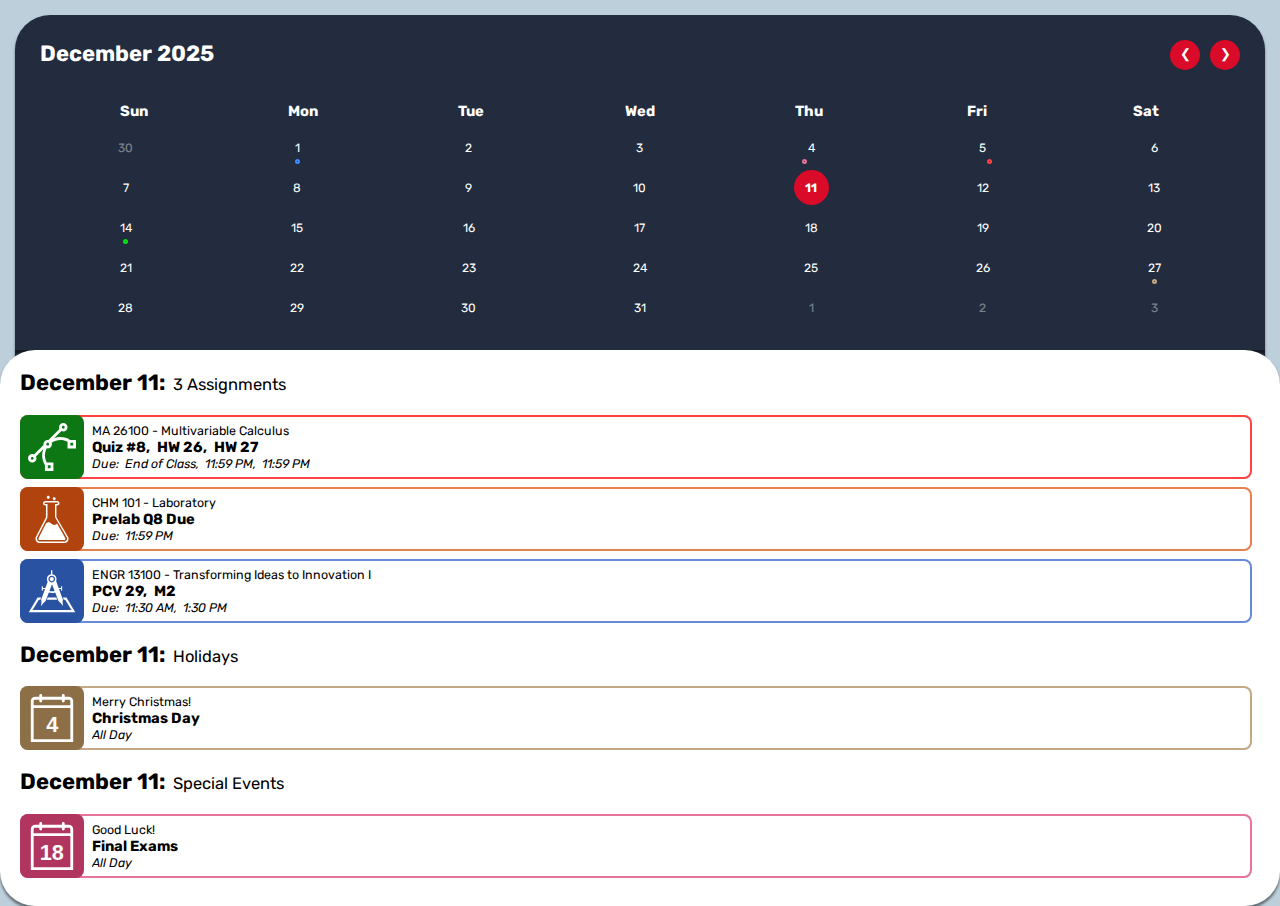
<file: schedule-inator/index.html>
<!DOCTYPE html>
<html>
	<head>
		<title>Calendar</title>
		
		<meta charset="utf-8">
		<meta name="viewport" content="width=device-width, initial-scale=1.0">
		
		<link rel="icon" type="image/x-icon" href="icon.ico"></link>
		<link href="calendar.css" rel="stylesheet" type="text/css">
		<link rel="preconnect" href="https://fonts.googleapis.com">
		<link rel="preconnect" href="https://fonts.gstatic.com" crossorigin>
		<link href="https://fonts.googleapis.com/css2?family=Rubik:ital,wght@0,300..900;1,300..900&display=swap" rel="stylesheet">
	</head>
	<body>
		<!--<script type="text/javascript" src="dates.js"></script>-->
		
		<main>
			<header>
				<h2 id="month">December 2025</h2>
				
				<button style="margin-inline: auto 10px;" onclick=""><div>&#10094;</div></button>
				<button onclick=""><div>&#10095;</div></button>
			</header>
			
			<ul class="weekdays">
				<li>Sun</li>
				<li>Mon</li>
				<li>Tue</li>
				<li>Wed</li>
				<li>Thu</li>
				<li>Fri</li>
				<li>Sat</li>
			</ul>
			
			<ul class="days">
				<li class="other">30</li>
				<li><div class="num">1</div><div class="dotHolder"><div class="blue dot"></div></div></li>
				<li>2</li>
				<li><div class="num">3</div><div class="dotHolder"><div class="dot red"></div><div class="dot purple"></div></div></li>
				<li><div class="num">4</div><div class="dotHolder"><div class="dot pink"></div><div class="dot darkpurple"></div><div class="dot steelblue"></div></div></li>
				<li><div class="num">5</div><div class="dotHolder"><div class="dot lightblue"></div><div class="dot teal"></div><div class="dot green"></div></div></li>
				<li>6</li>
				<li>7</li>
				<li><div class="num">8</div><div class="dotHolder"><div class="dot lightgreen"></div><div class="dot yellowgreen"></div></div></li>
				<li>9</li>
				<li>10</li>
				<li class="active">11</li>
				<li><div class="num">12</div><div class="dotHolder"><div class="dot yellow"></div></div></li>
				<li>13</li>
				<li><div class="num">14</div><div class="dotHolder"><div class="dot orange"></div></div></li>
				<li>15</li>
				<li>16</li>
				<li>17</li>
				<li>18</li>
				<li><div class="num">19</div><div class="dotHolder"><div class="dot redorange"></div><div class="dot lightbrown"></div><div class="dot lightpurple"></div><div class="dot grey"></div><div class="dot bluegrey"></div></div></li>
				<li><div class="num">20</div><div class="dotHolder"><div class="dot lightteal"></div></div></li>
				<li><div class="num">21</div><div class="dotHolder"><div class="dot yellowgrey"></div></div></li>
				<li>22</li>
				<li>23</li>
				<li>24</li>
				<li>25</li>
				<li>26</li>
				<li><div class="num">27</div><div class="dotHolder"><div class="dot brown"></div></div></li>
				<li>28</li>
				<li>29</li>
				<li>30</li>
				<li>31</li>
				<li class="other">1</li>
				<li class="other">2</li>
				<li class="other">3</li>
			</ul>
		</main>
		
		<div class="block"></div>
		
		<footer>
			<h2>December 11:<span>3 Assignments</span></h2>
			
			<abbr title="Quiz #8,&ensp;HW 26,&ensp;HW 27"><a href="" class="item green">
				<div class="icon">
					<svg width="48px" viewBox="0 0 17 17"><path d="M14.94 6c-1.032-0.647-2.214-1-3.44-1-0.778 0-1.529 0.144-2.239 0.404l2.569-2.569c0.203 0.102 0.428 0.165 0.67 0.165 0.827 0 1.5-0.673 1.5-1.5s-0.673-1.5-1.5-1.5-1.5 0.673-1.5 1.5c0 0.22 0.050 0.428 0.136 0.616l-3.91 3.909c-0.081-0.014-0.164-0.025-0.25-0.025-0.827 0-1.5 0.673-1.5 1.5 0 0.085 0.011 0.168 0.025 0.25l-3.386 3.386c-0.188-0.086-0.395-0.136-0.615-0.136-0.827 0-1.5 0.673-1.5 1.5s0.673 1.5 1.5 1.5 1.5-0.673 1.5-1.5c0-0.242-0.063-0.467-0.165-0.669l2.57-2.57c-0.262 0.715-0.405 1.473-0.405 2.239 0 1.469 0.612 2.735 1 3.391v2.109h3v-3h-2.336c-0.418-0.826-0.664-1.713-0.664-2.5 0-0.887 0.22-1.764 0.628-2.545 0.113 0.027 0.228 0.045 0.348 0.045 0.827 0 1.5-0.673 1.5-1.5 0-0.18-0.037-0.35-0.095-0.51 1.644-1.131 3.847-1.268 5.619-0.373v2.383h3v-3h-2.060zM12.5 1c0.276 0 0.5 0.224 0.5 0.5s-0.224 0.5-0.5 0.5-0.5-0.224-0.5-0.5 0.224-0.5 0.5-0.5zM1.5 13c-0.276 0-0.5-0.224-0.5-0.5s0.224-0.5 0.5-0.5 0.5 0.224 0.5 0.5-0.224 0.5-0.5 0.5zM7 15h1v1h-1v-1zM6.976 8c-0.276 0-0.5-0.224-0.5-0.5s0.224-0.5 0.5-0.5 0.5 0.224 0.5 0.5-0.224 0.5-0.5 0.5zM16 8h-1v-1h1v1z"/></svg>
				</div>
				
				<div class="content">
					<p>MA 26100 - Multivariable Calculus</p>
					<strong>Quiz #8,&ensp;HW 26,&ensp;HW 27</strong>
					<em>Due:&ensp;End of Class,&ensp;11:59 PM,&ensp;11:59 PM</em>
				</div>
			</a></abbr>
			
			<abbr title="Prelab Q8 Due"><a href="" class="item" style="box-shadow: inset 0 0 0 2px #E6804D;">
				<div class="icon" style="background: #B1440E;">
					<svg width="48px" viewBox="0 0 32 32"><path d="M19.332 19.041c0 0-1.664 2.125-3.79 0-2.062-2-3.562 0-3.562 0l-4.967 9.79c-0.144 0.533 0.173 1.081 0.706 1.224h16.497c0.533-0.143 0.85-0.69 0.707-1.224l-5.591-9.79zM26.939 28.33l-7.979-13.428v-0.025l-0.014-7.869h0.551c0.826 0 1.498-0.671 1.498-1.499 0-0.827-0.672-1.498-1.498-1.498h-7.995c-0.827 0-1.498 0.671-1.498 1.498 0 0.828 0.671 1.499 1.498 1.499h0.482l-0.016 7.871-6.908 13.451c-0.428 1.599 0.521 3.242 2.119 3.67h17.641c1.6-0.428 2.549-2.071 2.119-3.67zM24.553 30.998l-17.108-0.019c-1.065-0.286-1.697-1.382-1.412-2.446l6.947-13.616 0.021-8.908h-1.498c-0.275 0-0.499-0.224-0.499-0.5s0.224-0.499 0.499-0.499h7.995c0.275 0 0.498 0.224 0.498 0.499 0 0.276-0.223 0.5-0.498 0.5h-1.498l0.025 8.875 7.939 13.666c0.286 1.067-0.347 2.163-1.411 2.448zM16.48 2.512c0 0.552 0.448 1 1 1s1-0.448 1-1-0.447-1-1-1-1 0.447-1 1zM17.48 0.012c0.828 0 1.5-0.671 1.5-1.5s-0.672-1.5-1.5-1.5-1.5 0.671-1.5 1.5 0.672 1.5 1.5 1.5zM13.48 2.512c0.553 0 1-0.448 1-1s-0.447-1-1-1-1 0.448-1 1 0.447 1 1 1z"/></svg>
				</div>
				
				<div class="content">
					<p>CHM 101 - Laboratory</p>
					<strong>Prelab Q8 Due</strong>
					<em>Due:&ensp;11:59 PM</em>
				</div>
			</a></abbr>
			
			<abbr title="PCV 29,&ensp;M2"><a href="" class="item" style="box-shadow: inset 0 0 0 2px #668CD9;">
				<div class="icon" style="background: #2952A3;">
					<svg width="48px" viewBox="-240 16 256 256"><g>
						<path fill="none" d="M-113.1,98.1c9.9,0,17.9-8,17.9-17.9c0-9.9-8-17.9-17.9-17.9s-17.9,8-17.9,17.9   C-130.9,90.1-122.9,98.1-113.1,98.1z M-113.1,75.8c2.6,0,4.7,2.1,4.7,4.7c0,2.6-2.1,4.7-4.7,4.7c-2.6,0-4.7-2.1-4.7-4.7   C-117.8,77.9-115.7,75.8-113.1,75.8z"/>
						<path fill="none" d="M-125.8,143.8c9.1,2.6,18.8,2.4,27.9-0.3l-13.9-36L-125.8,143.8z"/>
						<polygon points="-139.6,190.2 -84.3,190.2 -88.8,178.6 -135.1,178.6  "/>
						<polygon points="-34.8,178.6 -53.6,178.6 -49.3,190.3 -41.4,190.2 -8.4,245.3 -215.5,245.3 -182.4,190.2 -174.2,190.2    -169.9,178.6 -189,178.6 -236,256.9 12.2,256.9  "/>
						<path d="M-168.1,204.8l-2.7,19.9l12.2-16l12.3-11.5l17.5-45.5c5.3,1.6,10.9,2.5,16.6,2.5c6,0,11.8-1,17.3-2.8l17.6,45.8l12.3,11.5   l12,15.6l-2.5-19.5l1.3-15.7l-20.5-55.7h11.4v9h5.5v-23.5h-5.5v9h-13.4l-13.3-37.3c1.4-3.2,2.2-6.7,2.2-10.4   c0-13.1-9.8-23.8-22.4-25.5l-0.2-21.6h-6.9l0.2,21.6c-12.6,1.7-22.4,12.4-22.4,25.5c0,5.3,1.6,10.1,4.3,14.2l-11.9,33.6h-13.9v-9   h-5.5v23.5h5.5v-9h11.9l-20.5,55.7L-168.1,204.8z M-125.8,143.8l14-36.4l13.9,36C-106.9,146.3-116.7,146.4-125.8,143.8z    M-113.1,62.4c9.9,0,17.9,8,17.9,17.9c0,9.9-8,17.9-17.9,17.9s-17.9-8-17.9-17.9C-130.9,70.4-122.9,62.4-113.1,62.4z"/>
						<path d="M-113.1,91.7c6.2,0,11.2-5,11.2-11.2s-5-11.2-11.2-11.2s-11.2,5-11.2,11.2S-119.3,91.7-113.1,91.7z"/>
					</g></svg>
				</div>
				
				<div class="content">
					<p>ENGR 13100 - Transforming Ideas to Innovation I</p>
					<strong>PCV 29,&ensp;M2</strong>
					<em>Due:&ensp;11:30 AM,&ensp;1:30 PM</em>
				</div>
			</a></abbr>
			
			<h2>December 11:<span>Holidays</span></h2>
			
			<abbr title="Christmas Day"><a href="" class="item" style="box-shadow: inset 0 0 0 2px #C4A883;">
				<div class="icon" style="background: #8D6F47;">
					<svg width="48px" viewBox="0 0 1920 1920"><path d="M1411.824 0c31.17 0 56.47 25.3 56.47 56.471v56.47h169.412c93.403 0 169.412 76.01 169.412 169.412V1920H113V282.353c0-93.402 76.009-169.412 169.412-169.412h169.41v-56.47c0-31.172 25.3-56.47 56.472-56.47s56.47 25.298 56.47 56.47v56.47h790.589v-56.47c0-31.172 25.299-56.47 56.47-56.47Zm282.352 564.705H225.942v1242.353h1468.234V564.705ZM451.823 225.882H282.412c-31.06 0-56.47 25.3-56.47 56.471v169.412h1468.234V282.353c0-31.172-25.411-56.47-56.47-56.47h-169.412v56.47c0 31.172-25.3 56.471-56.47 56.471-31.172 0-56.471-25.299-56.471-56.47v-56.472H564.765v56.471c0 31.172-25.3 56.471-56.471 56.471-31.171 0-56.471-25.299-56.471-56.47v-56.472Z"/><text x="725" y="1500" class="NUM">4</text></svg>
				</div>
				
				<div class="content">
					<p>Merry Christmas!</p>
					<strong>Christmas Day</strong>
					<em>All Day</em>
				</div>
			</a></abbr>
			
			<h2>December 11:<span>Special Events</span></h2>
			
			<abbr title="Final Exams"><a href="" class="item" style="box-shadow: inset 0 0 0 2px #E67399;">
				<div class="icon" style="background: #B1365F;">
					<svg width="48px" viewBox="0 0 1920 1920"><path d="M1411.824 0c31.17 0 56.47 25.3 56.47 56.471v56.47h169.412c93.403 0 169.412 76.01 169.412 169.412V1920H113V282.353c0-93.402 76.009-169.412 169.412-169.412h169.41v-56.47c0-31.172 25.3-56.47 56.472-56.47s56.47 25.298 56.47 56.47v56.47h790.589v-56.47c0-31.172 25.299-56.47 56.47-56.47Zm282.352 564.705H225.942v1242.353h1468.234V564.705ZM451.823 225.882H282.412c-31.06 0-56.47 25.3-56.47 56.471v169.412h1468.234V282.353c0-31.172-25.411-56.47-56.47-56.47h-169.412v56.47c0 31.172-25.3 56.471-56.47 56.471-31.172 0-56.471-25.299-56.471-56.47v-56.472H564.765v56.471c0 31.172-25.3 56.471-56.471 56.471-31.171 0-56.471-25.299-56.471-56.47v-56.472Z"/><text x="470" y="1500" class="NUM">18</text></svg>
				</div>
				
				<div class="content">
					<p>Good Luck!</p>
					<strong>Final Exams</strong>
					<em>All Day</em>
				</div>
			</a></abbr>
		</footer>
	</body>
</html>
</file>
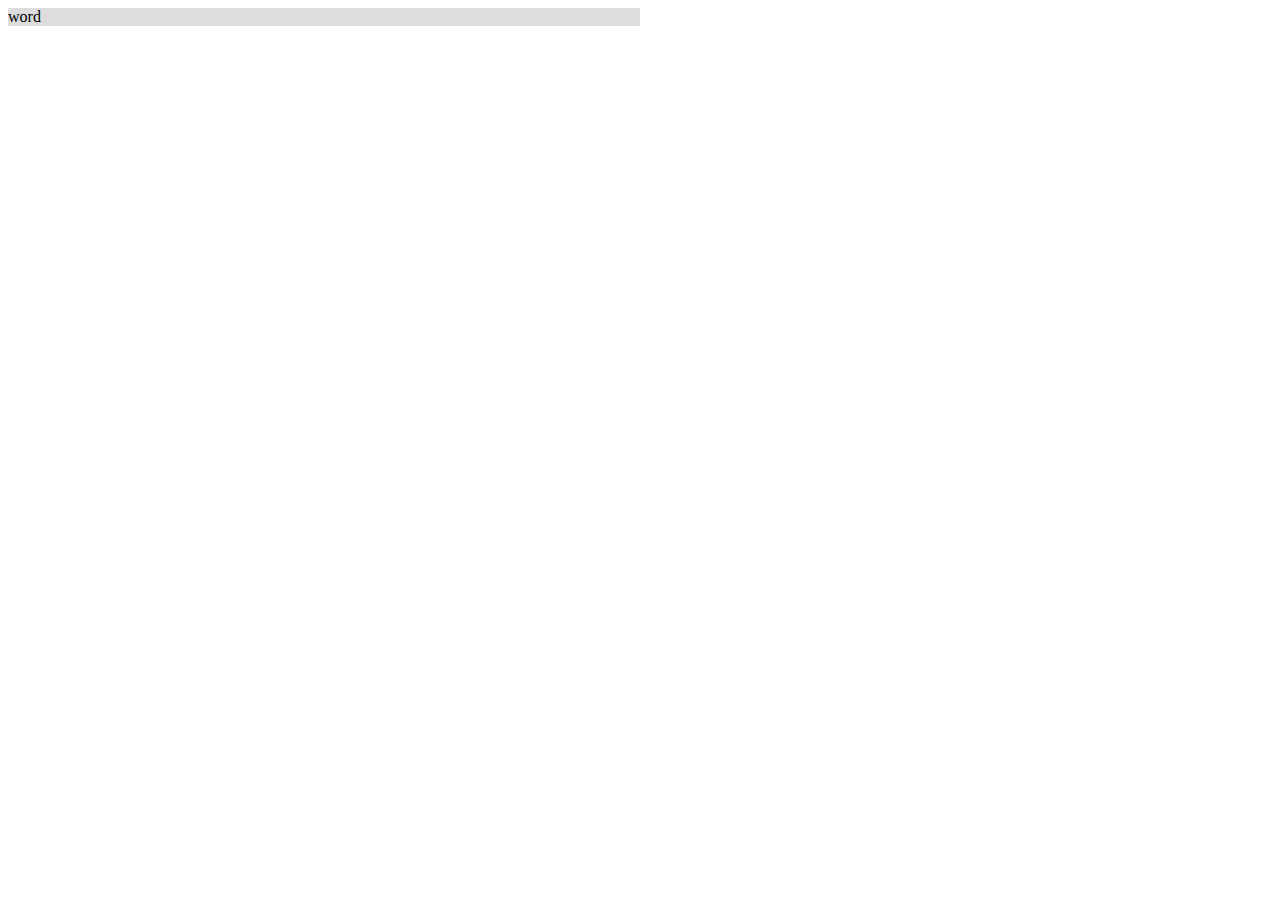
<file: whether/index.html>
<!DOCTYPE html>
<html>
	<head>
		<title>Weather</title>
		<meta charset="utf-8">
		<meta name="viewport" content="width=device-width, initial-scale=1.0">
	</head>
	<body>
		<script type="text/javascript" src="whether.js"></script>
		
		<div style="width:50%;height:50%;background:#DDD;" id="divviyyituhhp">word</div>
	</body>
</html>
</file>
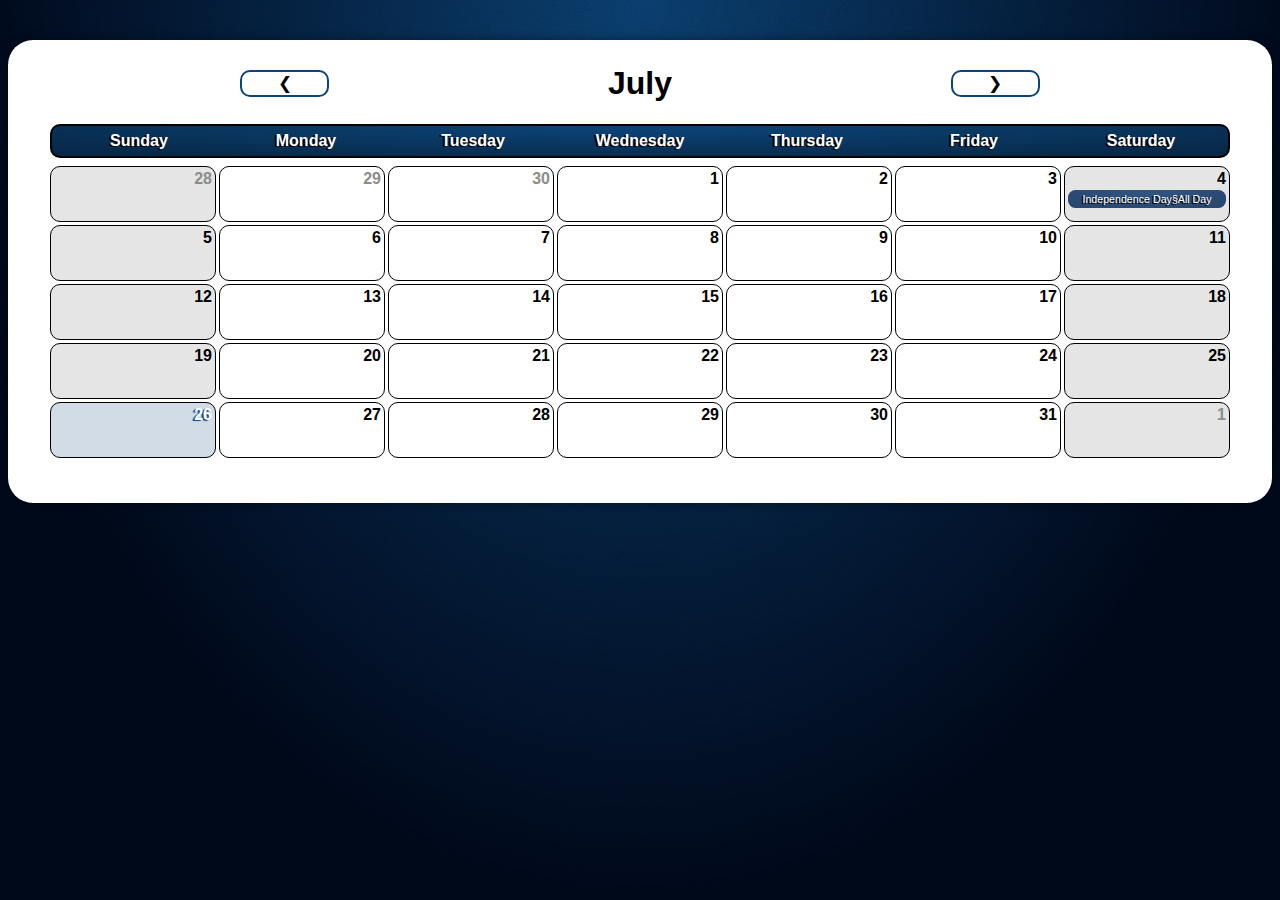
<file: schedule-inator/ver-1.6/index.html>
<!DOCTYPE html>
<html>
	<head>
		<title>Schedule-inator v1.6</title>
		<meta charset="utf-8">
		<meta name="viewport" content="width=device-width, initial-scale=1.0">
		<link rel="icon" type="image/x-icon" href="icon.ico"></link>
		<link href="kah_len_dahr.css" rel="stylesheet" type="text/css">
		<script type="text/javascript" src="dates_v1.6.js"></script>
	</head>
	<body>
		<main>
			<div class="header">
				<button onclick="prev()">&#10094;</button>
				
				<h1 onclick="menu(1)" id="titleMonth">Month of the day</h1>
				
				<button onclick="next()">&#10095;</button>
			</div>
			
			<table style="width:100%">
				<tbody>
					<tr class="daysOWeek">
						<th>Sunday</th>
						<th>Monday</th>
						<th>Tuesday</th>
						<th>Wednesday</th>
						<th>Thursday</th>
						<th>Friday</th>
						<th>Saturday</th>
					</tr>
				</tbody>
				
				<tbody id="calendarBody"></tbody>
			</table>
		</main>
		
		<div class="overlay">
			<div class="dialog">
				<h2>JSON Data Input</h2>
				<textarea id="jsonInput"></textarea>
				
				<div class="tripleButton">
					<button id="save" onclick="saveJSON()">Save</button>
					<button id="cancel" onclick="menu(0)">Close</button>
					<button id="delete" onclick="clearJSON()">Delete All</button>
				</div>
			</div>
		</div>
	</body>
</html>
</file>
<file: schedule-inator/calendar.css>
:root {
	/* Main Colors */
	--bgLight: #bdcfdb;/*#D6D6E8;*/
	--bgMain: #222c3e;/*#2E2545;*/
	--mainAccent: #da0a29;
	
	/* Light Colors */
	--blue: #668CD9;
	--red: #D96666;
	--pink: #E67399;
	--purple: #B373B3;
	--drkPur: #8C66D9;
	--stlBlu: #668CB3;
	--ltBlu: #59BFB3;
	--teal: #65AD89;
	--green: #4CB052;
	--ltGrn: #8CBF40;
	--yelGrn: #BFBF4D;
	--yellow: #E0C240;
	--orange: #F2A640;
	--redOrn: #E6804D;
	--ltBrwn: #BE9494;
	--ltPur: #A992A9;
	--gray: #8997A5;
	--bluGry: #94A2BE;
	--ltTeal: #85AAA5;
	--yelGry: #A7A77D;
	--brown: #C4A883;
	
	/* Dark Versions */
	--dBlue: #2952A3;
	--dRed: #A32929;
	--dPink: #B1365F;
	--dPurple: #7A367A;
	--dDrkPur: #5229A3;
	--dStlBlu: #29527A;
	--dLtBlu: #1B887A;
	--dTeal: #28754E;
	--dGreen: #0D7813;
	--dLtGrn: #528800;
	--dYelGrn: #88880E;
	--dYellow: #AB8B00;
	--dOrange: #BE6D00;
	--dRedOrn: #B1440E;
	--dLtBrwn: #865A5A;
	--dLtPur: #705770;
	--dGray: #4E5D6C;
	--dBluGry: #5A6986;
	--dLtTeal: #4A716C;
	--dYelGry: #6E6E41;
	--dBrown: #8D6F47;
}

body {
	margin: 0;
	padding: 0;
	background: var(--bgLight);
	color: #FFF;
	font-family: "Rubik", sans-serif;
	font-weight: normal; /* 300 to 900 */
	font-style: normal;
	font-size: 11pt;
}

button {
	font-family: "Rubik", sans-serif;
	transition: box-shadow 0.15s;
}

button:hover {
	box-shadow: inset 0 0 0 100px #00000033;
}

button:active {
	box-shadow: inset 0 0 0 100px #00000077;
}

main {
	margin: 15px 15px 0 15px;
	padding: 25px;
	background: var(--bgMain);
	border-top-left-radius: 35px;
	border-top-right-radius: 35px;
	box-shadow: 0 2.5px 2.5px #00000077;
}

main header {
	display: flex;
	align-items: flex-start;
}

main header h2 {
	display: inline-block;
	margin: 0 0 35px 0;
}

main header button {
	background: var(--mainAccent);
	color: #FFF;
	display: inline-block;
	width: 30px;
	height: 30px;
	border: 0;
	border-radius: 50%;
	padding: 5px;
}

main header button div {
	position: relative;
	top: -2px;
}

.weekdays {
	margin: 0 10px 10px 10px;
	padding: 0;
	display: grid;
	justify-items: center;
	grid-template-columns: repeat(7, 1fr);
}

.weekdays li {
	list-style-type: none;
	display: grid;
	width: 35px;
	font-weight: bold;
	text-align: center;
}

.days {
	margin: 0;
	padding: 0;
	display: grid;
	row-gap: 5px;
	grid-template-columns: repeat(7, 1fr);
	justify-items: center;
	text-align: center;
}

.days li {
	list-style-type: none;
	display: grid;
	width: 35px;
	height: 35px;
	text-align: center;
	font-size: 12px;
	align-content: center;
	gap: 3px;
	user-select: none;
	-webkit-user-select: none;
}

.days .other {
	opacity: 0.4;
}

.days .active {
	font-weight: bold;
	border-radius: 50%;
	background: var(--mainAccent);
}

.num {
	position: relative;
	top: 9px;
}

.dotHolder {
	position: relative;
	width: 100%;
	display: flex;
	flex-wrap: wrap;
	flex-direction: row;
	justify-content: center;
	gap: 1.5px;
	height: 5px;
	bottom: 0;
	margin-top: 10px;
}

.dot {
	width: 5px;
	height: 5px;
	border-radius: 50%;
}

.block {
	margin-inline: 15px;
	width: calc(100% - 30px);
	height: 15px;
	background: var(--bgMain);
	position: absolute;
	z-index: -1;
	box-shadow: 0 2.5px 2.5px #00000077;
}

footer {
	color: #000;
	background-color: #FFF;
	border-radius: 35px;
	padding: 1px 20px 20px 20px;
	box-shadow: 0 2.5px 2.5px #00000077;
}

footer h2 span {
	margin-left: 0.5em;
	font-weight: normal;
	font-size: 0.75em;
}

footer abbr {
	text-decoration: none;
}

.item {
	text-decoration: none;
	border-radius: 8px;
	margin-bottom: 8px;
	margin-right: 8px;
	color: #000;
	display: flex;
	cursor: pointer;
	transition: background 0.2s;
}

.item:hover {
	background: #EEE;
}

.item:active {
	color: #FFF;
}

.item .icon {
	display: flex;
	align-items: center;
	background-color: #0D7813;
	border-radius: 8px;
	padding: 8px;
	fill: #FFF;
}

.NUM {
	font-size:650pt;
	font-family:Arial;
	font-weight:bold;
}

.item .content {
	padding: 8px;
	max-width: calc(100% - 80px);
	display: flex;
	flex-direction: column;
	justify-content: space-between;
}

.item .content p, .item .content em {
	display: block;
	margin: 0;
	overflow: hidden;
	white-space: nowrap;
	text-overflow: ellipsis;
}

.item .content em, .item .content p {
	font-size: 0.85em;
}

.schedule {
	position: relative;
	top: -15px;
	margin: 0 15px;
	padding: 25px;
	background: var(--bgMain);
	border-bottom-left-radius: 35px;
	border-bottom-right-radius: 35px;
	box-shadow: 0 2.5px 2.5px #00000077;
}

.schedule header {
	display: flex;
	align-items: flex-start;
	justify-content: space-between;
}

.schedule header h2 {
	display: inline-block;
	margin: 0 0 20px 0;
}

.schedule header button {
	background: var(--mainAccent);
	border: 0;
	color: #FFF;
	padding: 5px 15px;
	font-weight: bold;
	border-radius: 12.5px;
}

.schedGrid {
	grid-template-columns: repeat(5, 1fr);
	border-left: 2px solid #ffffff66;
	border-bottom: 1px solid #ffffff33;
	gap: 0;
}

.schedGrid li {
	border-top: 1px solid #ffffff33;
	border-right: 2px solid #ffffff66;
	width: 100%;
	height: 24px;
}

.sItem {
	position: absolute;
	width: calc(0.19 * calc(100% - 50px));
	text-align: center;
	padding: 3px 0;
	font-size: 12px;
	border-radius: 5px;
}

@media screen and (max-width: 420px) {
	
}

.green {
	box-shadow: inset 0 0 0 2px #ff4242;
}

.green:active {
	background: #ff4242;
}

.orange {
	box-shadow: inset 0 0 0 2px #00e613;
}

.orange:active {
	background: #00e613;
}

.blue {
	box-shadow: inset 0 0 0 2px #3d8eff;
}

.blue:active {
	background: #3d8eff;
}

.brown {
	box-shadow: inset 0 0 0 2px #C4A883;
}

.brown:active {
	background: #C4A883;
}

.pink {
	box-shadow: inset 0 0 0 2px #E67399;
}

.pink:active {
	background: #E67399;
}

.bluGry {
	box-shadow: inset 0 0 0 2px var(--bluGry);
}

.bluGry:active {
	background: var(--bluGry);
}
</file>
<file: schedule-inator/ver-1.6/kah_len_dahr.css>
html {
	overflow-y: scroll;
}

body {
	background-image: url("pattern8.png"), radial-gradient(ellipse 65% 125% at 50% 0, transparent, #06223C 80%);
	background-color: #0C457A;
	background-blend-mode: multiply;
	font-family: Arial;
	min-height: calc(100vh - 48px);
}

main {
	background-color: #FFFFFF;
	min-width: 640px;
	max-width: 1200px;
	margin: 40px auto;
	padding: 5px 40px 40px 40px;
	box-shadow: 0px 0px 10px 0px #00000069;
	border-radius: 25px;
}

.header {
	display: grid;
	grid-template-columns: 20% auto 20%;
	width: 75%;
	margin-inline: auto;
	text-align: center;
}

#titleMonth {
	margin: 20px 0;
	cursor: pointer;
}

.header button {
	width: 50%;
	margin: auto;
	border: 2px solid #0C457A;
	border-radius: 10px;
	background-color: #FFF;
	font-size: 17px;
	cursor: pointer;
	transition: all 0.15s;
	transition-property: background-color, color;
	min-width: 69px;
	color: #000;
}
.header button:hover {
	background-color: #0C457A30;
}
.header button:active {
	background-color: #0C457A;
	color: #FFF;
}

.daysOWeek {
	background-color: #0C457A;
	color: white;
	padding: 5px;
	margin-bottom: 6px;
	border-radius: 10px;
	border: 2px solid #000;
	background-image: radial-gradient(ellipse 80% 150% at 50% 0, #00000000, #00000066 80%);
}

th {
	width: calc(100% / 7);
	text-shadow: -2px 1px black;
}

tr {
	display: flex;
	margin-bottom: 3px;
	gap: 3px;
}

td {
	font-weight: bold;
	text-align: right;
	vertical-align: top;
	border: 1px solid #000;
	border-radius: 10px;
	padding: 3px;
	display: flex;
	gap: 2px;
	width: calc(100% / 7);
	flex-wrap: wrap;
	align-content: flex-end;
	flex-direction: column;
	min-height: 3em;
}

td.today {
	background-color: #0C457A30;
	color: #FFFFFF;
	text-shadow: -2px 1px 1px #0C457A;
}

#calEvent {
	color: #FFFFFF;
	font-weight: normal;
	border-radius: 0.7em;
	font-size: 8pt;
	text-align: center;
	width: calc(100% - 6px);
	padding: 3px;
	text-shadow: -1.5px 0.5px black;
	text-decoration: none;
	background-image: radial-gradient(ellipse 80% 150% at 50% 0, #00000000, #00000025 80%);
}

.exam {
	text-decoration-line: underline !important;
	text-decoration-style: dashed !important;
	-webkit-text-decoration-line: underline !important;
	-webkit-text-decoration-style: dashed !important;
}

.overlay {
	position: fixed;
	background-color: #00000000;
	width: 100vw;
	height: 100vh;
	top: -100vh;
	left: 0;
	transition: top 0.6s ease-in-out, background-color 0.3s ease-in-out;
}

.dialog {
	background-color: #FFF;
	padding: 20px 40px;
	box-shadow: 0px 0px 10px 0px #00000069;
	border-radius: 25px;
	width: 60%;
	margin: 50px auto;
}

.dialog h2 {
	margin-top: 0;
	margin-bottom: 15px;
	text-align: center;
}

.dialog textarea {
	resize: none;
	width: calc(100% - 10px);
	height: 10em;
	border-radius: 5px;
	padding: 3px;
	border: 2px solid #0C457A;
	outline-offset: 0;
	margin-bottom: 15px;
}

.dialog textarea:focus-visible {
	border-radius: 5px;
}

.tripleButton {
	display: flex;
	justify-content: center;
	flex-wrap: wrap;
	gap: 10px;
}

.tripleButton button {
	width: 175px;
	border: 2px solid #0C457A;
	border-radius: 10px;
	background-color: #FFF;
	font-size: 17px;
	cursor: pointer;
	transition: all 0.15s;
	transition-property: background-color, color;
	color: #000;
	padding-block: 3px;
}

.tripleButton button:hover {
	background-color: #0C457A30;
}

.tripleButton button:active {
	background-color: #0C457A;
	color: #FFF;
}

.tripleButton #save {
	border: 2px solid #2D9B2B;
}

.tripleButton #save:hover {
	background-color: #2D9B2B30;
}

.tripleButton #save:active {
	background-color: #2D9B2B;
}

.tripleButton #delete {
	border: 2px solid #DA1C1C;
}

.tripleButton #delete:hover {
	background-color: #DA1C1C30;
}

.tripleButton #delete:active {
	background-color: #DA1C1C;
}

@media only screen and (max-width: 620px) {
	main, body {
		margin: 50px 0;
	}
	
	.dialog {
		width: 80%;
		padding: 20px;
	}
	
	.tripleButton button {
		width: 100%;
	}

}
</file>
